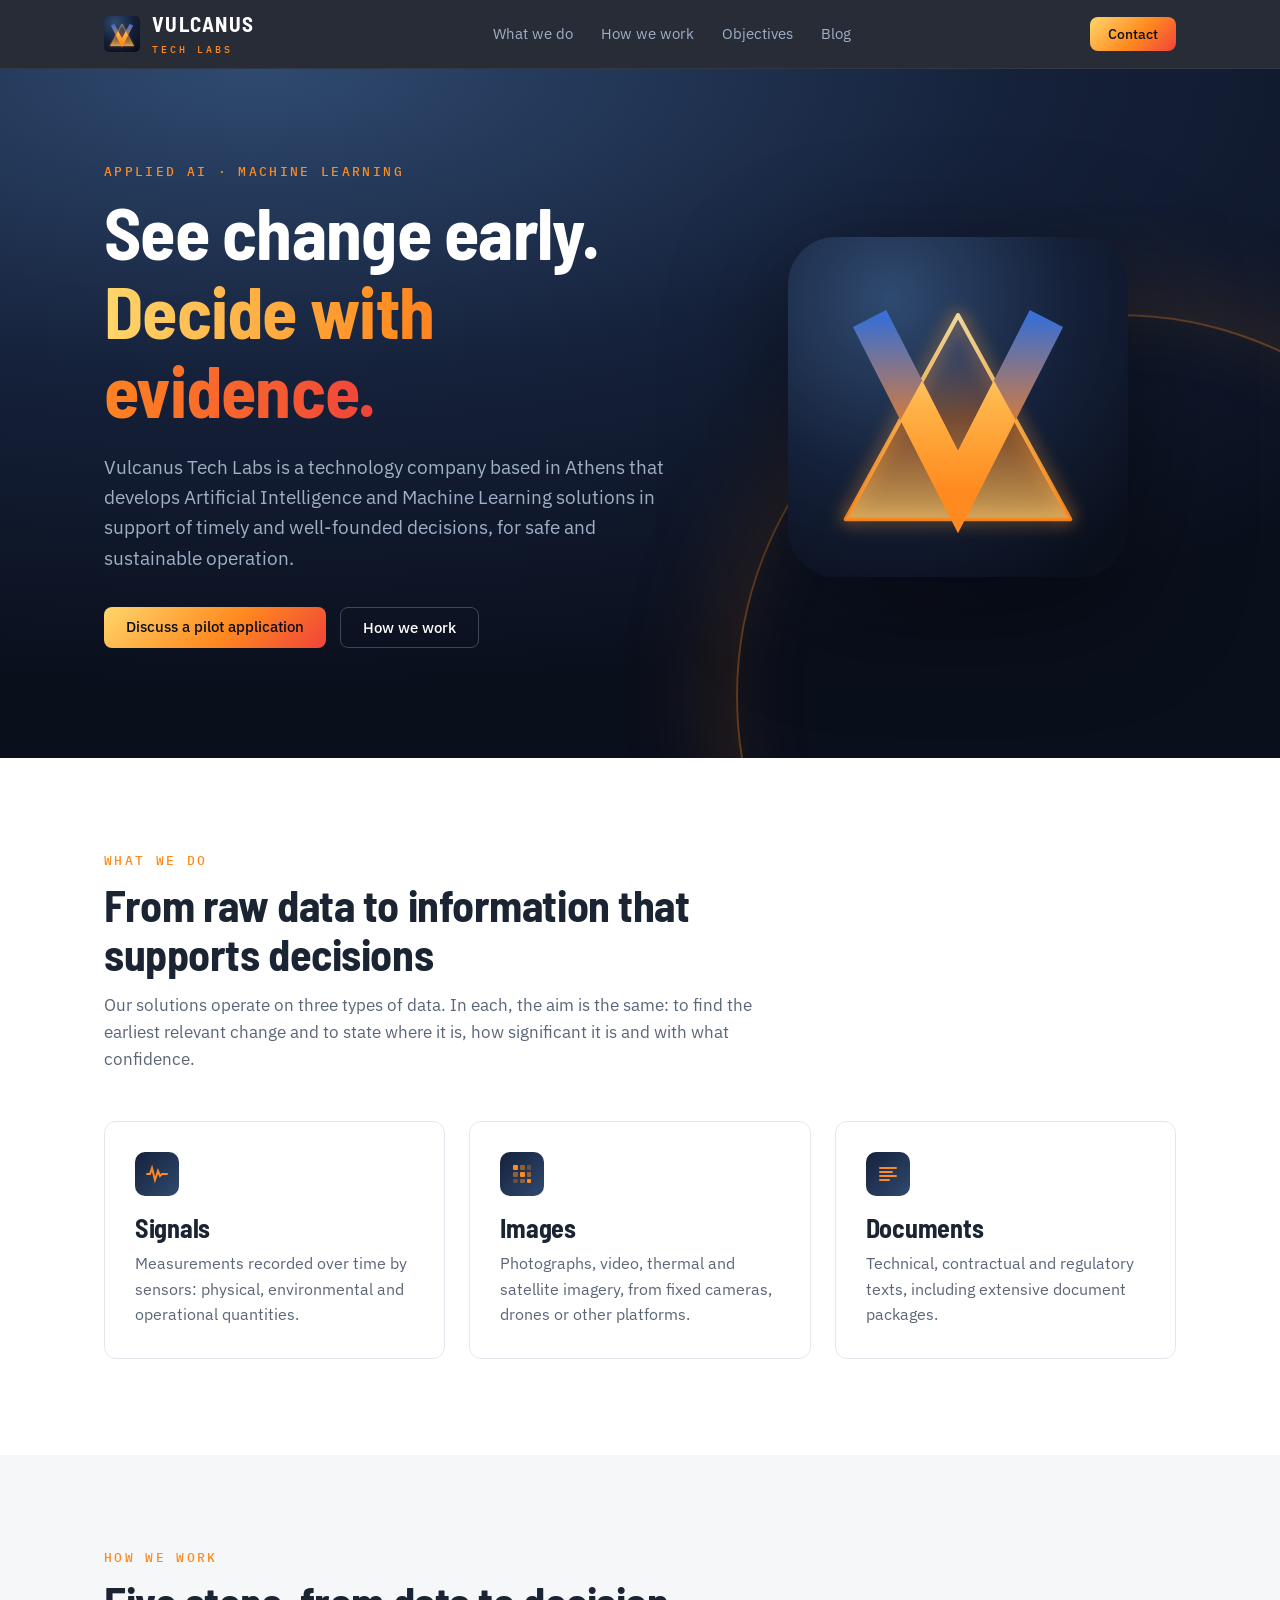
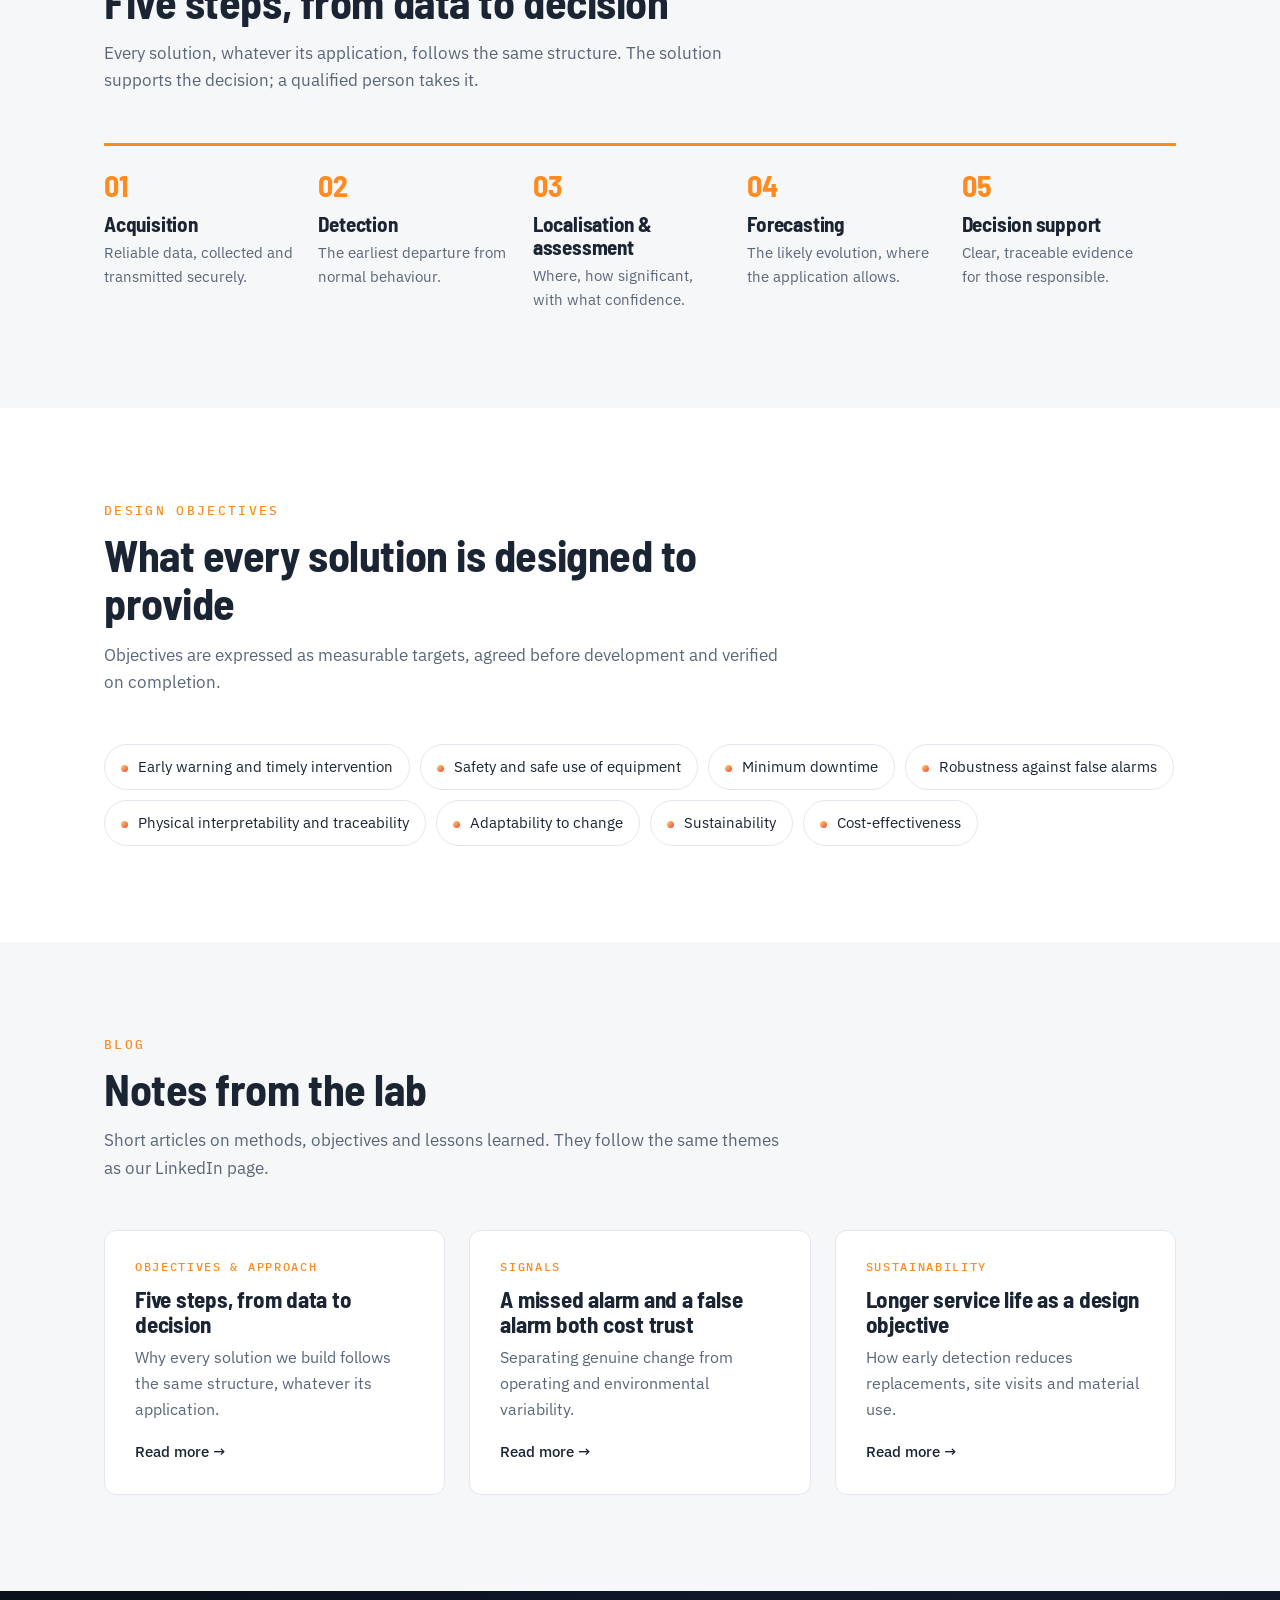
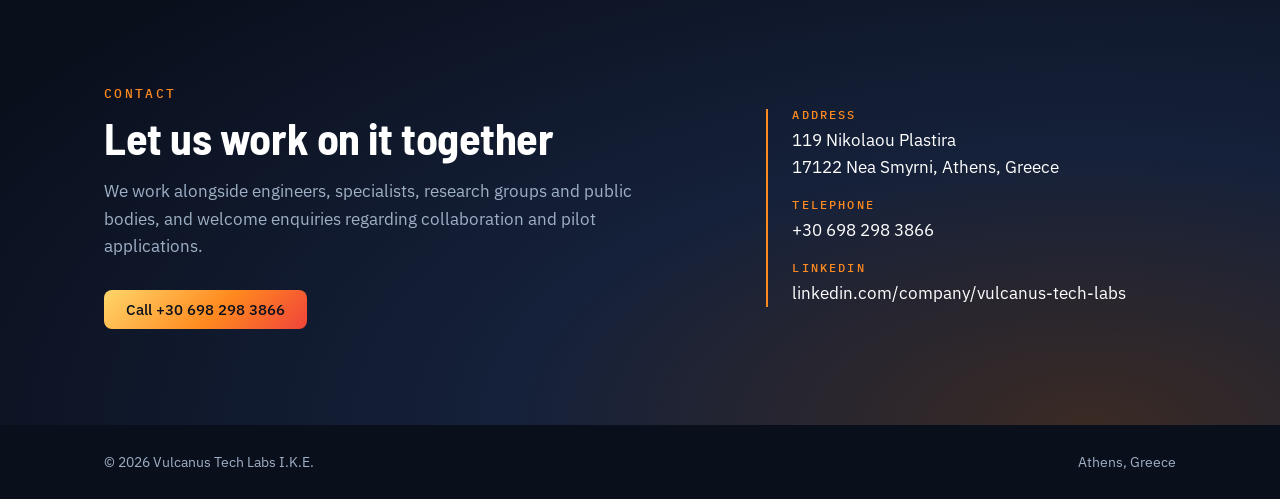
<file: index.html>
<!doctype html>
<html lang="en">
<head>
<meta charset="utf-8">
<meta name="viewport" content="width=device-width, initial-scale=1">
<title>Vulcanus Tech Labs | Applied AI and Machine Learning, Athens</title>
<meta name="description" content="Vulcanus Tech Labs develops Applied AI and Machine Learning solutions for safe and sustainable operation. Athens, Greece.">
<link rel="canonical" href="https://iesaramantas.github.io/vulcanus-site/">
<meta name="robots" content="index, follow">
<meta property="og:type" content="website">
<meta property="og:site_name" content="Vulcanus Tech Labs">
<meta property="og:title" content="Vulcanus Tech Labs | Applied AI and Machine Learning, Athens">
<meta property="og:description" content="See change early. Decide with evidence. Applied AI and Machine Learning for safe and sustainable operation.">
<meta property="og:url" content="https://iesaramantas.github.io/vulcanus-site/">
<meta property="og:image" content="https://iesaramantas.github.io/vulcanus-site/og-image.png">
<meta name="twitter:card" content="summary_large_image">
<script type="application/ld+json">{"@context":"https://schema.org","@type":"Organization","name":"Vulcanus Tech Labs","legalName":"Vulcanus Tech Labs I.K.E.","url":"https://iesaramantas.github.io/vulcanus-site/","description":"Applied AI and Machine Learning solutions for safe and sustainable operation.","telephone":"+30 698 298 3866","address":{"@type":"PostalAddress","streetAddress":"119 Nikolaou Plastira","postalCode":"17122","addressLocality":"Nea Smyrni, Athens","addressCountry":"GR"},"sameAs":["https://www.linkedin.com/company/vulcanus-tech-labs"]}</script>
<link rel="preconnect" href="https://fonts.googleapis.com"><link rel="preconnect" href="https://fonts.gstatic.com" crossorigin>
<link href="https://fonts.googleapis.com/css2?family=Barlow+Semi+Condensed:wght@600;700&family=IBM+Plex+Sans:wght@400;500&family=IBM+Plex+Mono:wght@500&display=swap" rel="stylesheet">
<link rel="stylesheet" href="style.css">
</head>
<body>
<!-- Logo: concept R2 "Ember V and Delta" (preliminary, subject to designer refinement and trademark clearance) -->
<svg width="0" height="0" style="position:absolute" aria-hidden="true"><defs>
<radialGradient id="mk-bg" cx="30%" cy="18%" r="95%"><stop offset="0" stop-color="#2F4A70"/><stop offset=".55" stop-color="#15213A"/><stop offset="1" stop-color="#0A0F1C"/></radialGradient>
<linearGradient id="mk-v" x1="0" y1="96" x2="0" y2="300" gradientUnits="userSpaceOnUse"><stop offset="0" stop-color="#3B6FD1"/><stop offset=".55" stop-color="#C77A4A"/><stop offset="1" stop-color="#FF8A1F"/></linearGradient>
<linearGradient id="mk-em" x1="0" y1="0" x2="0" y2="1"><stop offset="0" stop-color="#FFE7A3"/><stop offset=".5" stop-color="#FFB347"/><stop offset="1" stop-color="#FF8A1F"/></linearGradient>
<linearGradient id="mk-dg" x1="0" y1="0" x2="0" y2="1"><stop offset="0" stop-color="#3B6FD1" stop-opacity=".1"/><stop offset=".5" stop-color="#F07818" stop-opacity=".42"/><stop offset="1" stop-color="#FFC766" stop-opacity=".78"/></linearGradient>
<clipPath id="mk-dc"><polygon points="200,92 332,332 68,332"/></clipPath>
<filter id="mk-gl" x="-50%" y="-50%" width="200%" height="200%"><feGaussianBlur stdDeviation="10"/></filter>
<symbol id="mark" viewBox="0 0 400 400">
<rect width="400" height="400" rx="56" fill="url(#mk-bg)"/>
<polygon points="200,92 332,332 68,332" fill="none" stroke="#FF9A2E" stroke-width="6" stroke-linejoin="round" filter="url(#mk-gl)" opacity=".8"/>
<polygon points="200,92 332,332 68,332" fill="url(#mk-dg)"/>
<polygon points="200,92 332,332 68,332" fill="none" stroke="url(#mk-em)" stroke-width="5" stroke-linejoin="round" opacity=".9"/>
<polyline points="96,96 200,300 304,96" fill="none" stroke="url(#mk-v)" stroke-width="44"/>
<g clip-path="url(#mk-dc)"><polyline points="96,96 200,300 304,96" fill="none" stroke="url(#mk-em)" stroke-width="44"/></g>
</symbol></defs></svg>

<header><div class="wrap">
<a class="brand" href="#top" aria-label="Vulcanus Tech Labs, home"><svg viewBox="0 0 400 400"><use href="#mark"/></svg><div><b>VULCANUS</b><span>TECH LABS</span></div></a>
<nav aria-label="Main"><a href="#data">What we do</a><a href="#method">How we work</a><a href="#objectives">Objectives</a><a href="#blog">Blog</a></nav>
<a class="btn btn-ember" href="#contact">Contact</a>
</div></header>

<main id="top">
<div class="hero"><div class="wrap">
<div>
<div class="eyebrow">Applied AI · Machine Learning</div>
<h1>See change early.<br><em>Decide with evidence.</em></h1>
<p class="lead">Vulcanus Tech Labs is a technology company based in Athens that develops Artificial Intelligence and Machine Learning solutions in support of timely and well-founded decisions, for safe and sustainable operation.</p>
<div class="ctas"><a class="btn btn-ember" href="#contact">Discuss a pilot application</a><a class="btn btn-ghost" href="#method">How we work</a></div>
</div>
<svg class="hero-mark" viewBox="0 0 400 400" role="img" aria-label="Vulcanus mark"><use href="#mark"/></svg>
</div></div>

<section id="data"><div class="wrap">
<div class="sec-head"><div class="eyebrow">What we do</div><h2>From raw data to information that supports decisions</h2>
<p>Our solutions operate on three types of data. In each, the aim is the same: to find the earliest relevant change and to state where it is, how significant it is and with what confidence.</p></div>
<div class="grid-3">
<article class="card"><div class="ic"><svg width="24" height="24" viewBox="0 0 24 24" fill="none" stroke="#FF8A1F" stroke-width="2" stroke-linecap="round"><path d="M2 12h3l2-6 3 12 3-9 2 5 2-2h5"/></svg></div><h3>Signals</h3><p>Measurements recorded over time by sensors: physical, environmental and operational quantities.</p></article>
<article class="card"><div class="ic"><svg width="24" height="24" viewBox="0 0 24 24" fill="#FF8A1F"><rect x="3" y="3" width="5" height="5" rx="1"/><rect x="10" y="3" width="5" height="5" rx="1" opacity=".5"/><rect x="17" y="3" width="4" height="5" rx="1" opacity=".3"/><rect x="3" y="10" width="5" height="5" rx="1" opacity=".5"/><rect x="10" y="10" width="5" height="5" rx="1"/><rect x="17" y="10" width="4" height="5" rx="1" opacity=".5"/><rect x="3" y="17" width="5" height="4" rx="1" opacity=".3"/><rect x="10" y="17" width="5" height="4" rx="1" opacity=".5"/><rect x="17" y="17" width="4" height="4" rx="1"/></svg></div><h3>Images</h3><p>Photographs, video, thermal and satellite imagery, from fixed cameras, drones or other platforms.</p></article>
<article class="card"><div class="ic"><svg width="24" height="24" viewBox="0 0 24 24" fill="none" stroke="#FF8A1F" stroke-width="2" stroke-linecap="round"><path d="M4 6h16M4 10h12M4 14h16M4 18h9"/></svg></div><h3>Documents</h3><p>Technical, contractual and regulatory texts, including extensive document packages.</p></article>
</div></div></section>

<section id="method" class="alt"><div class="wrap">
<div class="sec-head"><div class="eyebrow">How we work</div><h2>Five steps, from data to decision</h2>
<p>Every solution, whatever its application, follows the same structure. The solution supports the decision; a qualified person takes it.</p></div>
<div class="steps">
<div class="step"><h3>Acquisition</h3><p>Reliable data, collected and transmitted securely.</p></div>
<div class="step"><h3>Detection</h3><p>The earliest departure from normal behaviour.</p></div>
<div class="step"><h3>Localisation &amp; assessment</h3><p>Where, how significant, with what confidence.</p></div>
<div class="step"><h3>Forecasting</h3><p>The likely evolution, where the application allows.</p></div>
<div class="step"><h3>Decision support</h3><p>Clear, traceable evidence for those responsible.</p></div>
</div></div></section>

<section id="objectives"><div class="wrap">
<div class="sec-head"><div class="eyebrow">Design objectives</div><h2>What every solution is designed to provide</h2>
<p>Objectives are expressed as measurable targets, agreed before development and verified on completion.</p></div>
<ul class="objectives"><li>Early warning and timely intervention</li><li>Safety and safe use of equipment</li><li>Minimum downtime</li><li>Robustness against false alarms</li><li>Physical interpretability and traceability</li><li>Adaptability to change</li><li>Sustainability</li><li>Cost-effectiveness</li></ul>
</div></section>

<section id="blog" class="alt"><div class="wrap">
<div class="sec-head"><div class="eyebrow">Blog</div><h2>Notes from the lab</h2>
<p>Short articles on methods, objectives and lessons learned. They follow the same themes as our LinkedIn page.</p></div>
<div class="grid-3">
<a class="card post" href="#blog"><div class="meta">Objectives &amp; approach</div><h3>Five steps, from data to decision</h3><p>Why every solution we build follows the same structure, whatever its application.</p><span class="more">Read more →</span></a>
<a class="card post" href="#blog"><div class="meta">Signals</div><h3>A missed alarm and a false alarm both cost trust</h3><p>Separating genuine change from operating and environmental variability.</p><span class="more">Read more →</span></a>
<a class="card post" href="#blog"><div class="meta">Sustainability</div><h3>Longer service life as a design objective</h3><p>How early detection reduces replacements, site visits and material use.</p><span class="more">Read more →</span></a>
</div></div></section>

<section id="contact" class="contact"><div class="wrap">
<div><div class="eyebrow">Contact</div><h2>Let us work on it together</h2>
<p>We work alongside engineers, specialists, research groups and public bodies, and welcome enquiries regarding collaboration and pilot applications.</p>
<a class="btn btn-ember" href="tel:+306982983866">Call +30 698 298 3866</a></div>
<dl>
<div><dt>Address</dt><dd>119 Nikolaou Plastira<br>17122 Nea Smyrni, Athens, Greece</dd></div>
<div><dt>Telephone</dt><dd>+30 698 298 3866</dd></div>
<div><dt>LinkedIn</dt><dd>linkedin.com/company/vulcanus-tech-labs</dd></div>
</dl></div></section>
</main>

<footer><div class="wrap"><span>© 2026 Vulcanus Tech Labs I.K.E.</span><span>Athens, Greece</span></div></footer>
</body>
</html>
</file>
<file: style.css>
:root{--navy-900:#0A0F1C;--navy-700:#15213A;--navy-500:#2F4A70;--ember:#FF8A1F;--ember-hi:#FFD66B;--ember-lo:#F0433A;
--ink:#1B2433;--muted:#5A6678;--line:#E3E7EE;--paper:#fff;--paper-2:#F6F7F9;--on-dark:#E8EEF6;--on-dark-muted:#9FB0C6;
--head:"Barlow Semi Condensed",system-ui,sans-serif;--body:"IBM Plex Sans",system-ui,sans-serif;--mono:"IBM Plex Mono",ui-monospace,monospace}
*{box-sizing:border-box;margin:0}html{scroll-behavior:smooth}
body{font:400 17px/1.6 var(--body);color:var(--ink);background:var(--paper);-webkit-font-smoothing:antialiased}
a{color:inherit}.wrap{max-width:1120px;margin:0 auto;padding:0 24px}
h1,h2,h3{font-family:var(--head);font-weight:700;line-height:1.1;letter-spacing:-.01em}
.eyebrow{font:500 13px/1 var(--mono);letter-spacing:.18em;text-transform:uppercase;color:var(--ember);margin-bottom:14px}
header{position:sticky;top:0;z-index:10;background:rgba(10,15,28,.88);backdrop-filter:blur(10px);border-bottom:1px solid rgba(255,255,255,.06)}
header .wrap{display:flex;align-items:center;justify-content:space-between;height:68px}
.brand{display:flex;align-items:center;gap:12px;text-decoration:none;color:#fff}
.brand svg{width:36px;height:36px}.brand b{font:700 21px/1 var(--head);letter-spacing:.06em}
.brand span{display:block;font:500 10px/1 var(--mono);letter-spacing:.3em;color:var(--ember);margin-top:4px}
nav{display:flex;gap:28px}nav a{color:var(--on-dark-muted);text-decoration:none;font-size:15px}nav a:hover{color:#fff}
.btn{display:inline-block;padding:12px 22px;border-radius:8px;font:500 15px/1 var(--body);text-decoration:none}
.btn-ember{background:linear-gradient(135deg,var(--ember-hi),var(--ember) 55%,var(--ember-lo));color:var(--navy-900)}
.btn-ghost{border:1px solid rgba(255,255,255,.22);color:#fff}header .btn{padding:10px 18px;font-size:14px}
.hero{position:relative;overflow:hidden;color:var(--on-dark);background:radial-gradient(120% 90% at 20% 0%,var(--navy-500),var(--navy-700) 50%,var(--navy-900))}
.hero::after{content:"";position:absolute;right:-220px;bottom:-320px;width:760px;height:760px;border-radius:50%;border:2px solid rgba(255,138,31,.35);box-shadow:0 0 120px rgba(255,138,31,.18),inset 0 0 80px rgba(255,138,31,.08)}
.hero .wrap{position:relative;z-index:1;display:grid;grid-template-columns:1.15fr .85fr;gap:48px;align-items:center;padding-top:96px;padding-bottom:110px}
.hero h1{font-size:clamp(42px,6vw,72px);color:#fff}
.hero h1 em{font-style:normal;background:linear-gradient(90deg,var(--ember-hi),var(--ember) 50%,var(--ember-lo));-webkit-background-clip:text;background-clip:text;color:transparent}
.hero .lead{font-size:19px;color:var(--on-dark-muted);max-width:34em;margin:22px 0 34px}
.ctas{display:flex;gap:14px;flex-wrap:wrap}
.hero-mark{justify-self:center;width:min(340px,80%);filter:drop-shadow(0 30px 60px rgba(0,0,0,.45))}
section{padding:96px 0}section.alt{background:var(--paper-2)}
.sec-head{max-width:680px;margin-bottom:48px}.sec-head h2{font-size:clamp(32px,4vw,44px)}.sec-head p{color:var(--muted);margin-top:14px}
.grid-3{display:grid;grid-template-columns:repeat(3,1fr);gap:24px}
.card{background:var(--paper);border:1px solid var(--line);border-radius:12px;padding:30px}
.card .ic{width:44px;height:44px;border-radius:10px;display:grid;place-items:center;margin-bottom:18px;background:linear-gradient(135deg,var(--navy-700),var(--navy-500))}
.card h3{font-size:26px;margin-bottom:8px}.card p{color:var(--muted);font-size:16px}
.steps{display:grid;grid-template-columns:repeat(5,1fr);counter-reset:s;border-top:3px solid var(--ember)}
.step{padding:24px 22px 0 0}.step::before{counter-increment:s;content:"0" counter(s);display:block;font:700 30px/1 var(--head);color:var(--ember);margin-bottom:12px}
.step h3{font-size:21px;margin-bottom:6px}.step p{font-size:15px;color:var(--muted)}
.objectives{display:flex;flex-wrap:wrap;gap:10px;padding:0}
.objectives li{list-style:none;padding:10px 16px;border:1px solid var(--line);border-radius:999px;font-size:15px}
.objectives li::before{content:"";display:inline-block;width:7px;height:7px;border-radius:50%;margin-right:10px;vertical-align:middle;background:linear-gradient(135deg,var(--ember-hi),var(--ember-lo))}
.post{display:flex;flex-direction:column;text-decoration:none}.post .meta{font:500 12px/1 var(--mono);letter-spacing:.14em;text-transform:uppercase;color:var(--ember);margin-bottom:14px}
.post h3{font-size:23px}.post .more{margin-top:auto;padding-top:18px;font-size:15px;font-weight:500}
.contact{color:var(--on-dark);background:radial-gradient(100% 140% at 85% 100%,#3a2a24,var(--navy-700) 45%,var(--navy-900))}
.contact .wrap{display:grid;grid-template-columns:1.2fr .8fr;gap:48px;align-items:center}
.contact h2{font-size:clamp(32px,4vw,44px);color:#fff}.contact p{color:var(--on-dark-muted);margin:16px 0 30px;max-width:32em}
.contact dl{display:grid;gap:18px;border-left:2px solid var(--ember);padding-left:24px}
.contact dt{font:500 12px/1 var(--mono);letter-spacing:.18em;text-transform:uppercase;color:var(--ember);margin-bottom:6px}.contact dd{margin:0;color:#fff}
footer{background:var(--navy-900);color:var(--on-dark-muted);font-size:14px;padding:26px 0}
footer .wrap{display:flex;justify-content:space-between;gap:16px;flex-wrap:wrap}
@media(max-width:900px){nav{display:none}.hero .wrap,.contact .wrap{grid-template-columns:1fr}.hero-mark{width:180px;justify-self:start;order:-1}
.grid-3{grid-template-columns:1fr}.steps{grid-template-columns:1fr;border-top:0;border-left:3px solid var(--ember)}.step{padding:0 0 24px 22px}section{padding:72px 0}}
@media(max-width:520px){.wrap{padding:0 16px}header .btn{display:none}}
</file>
